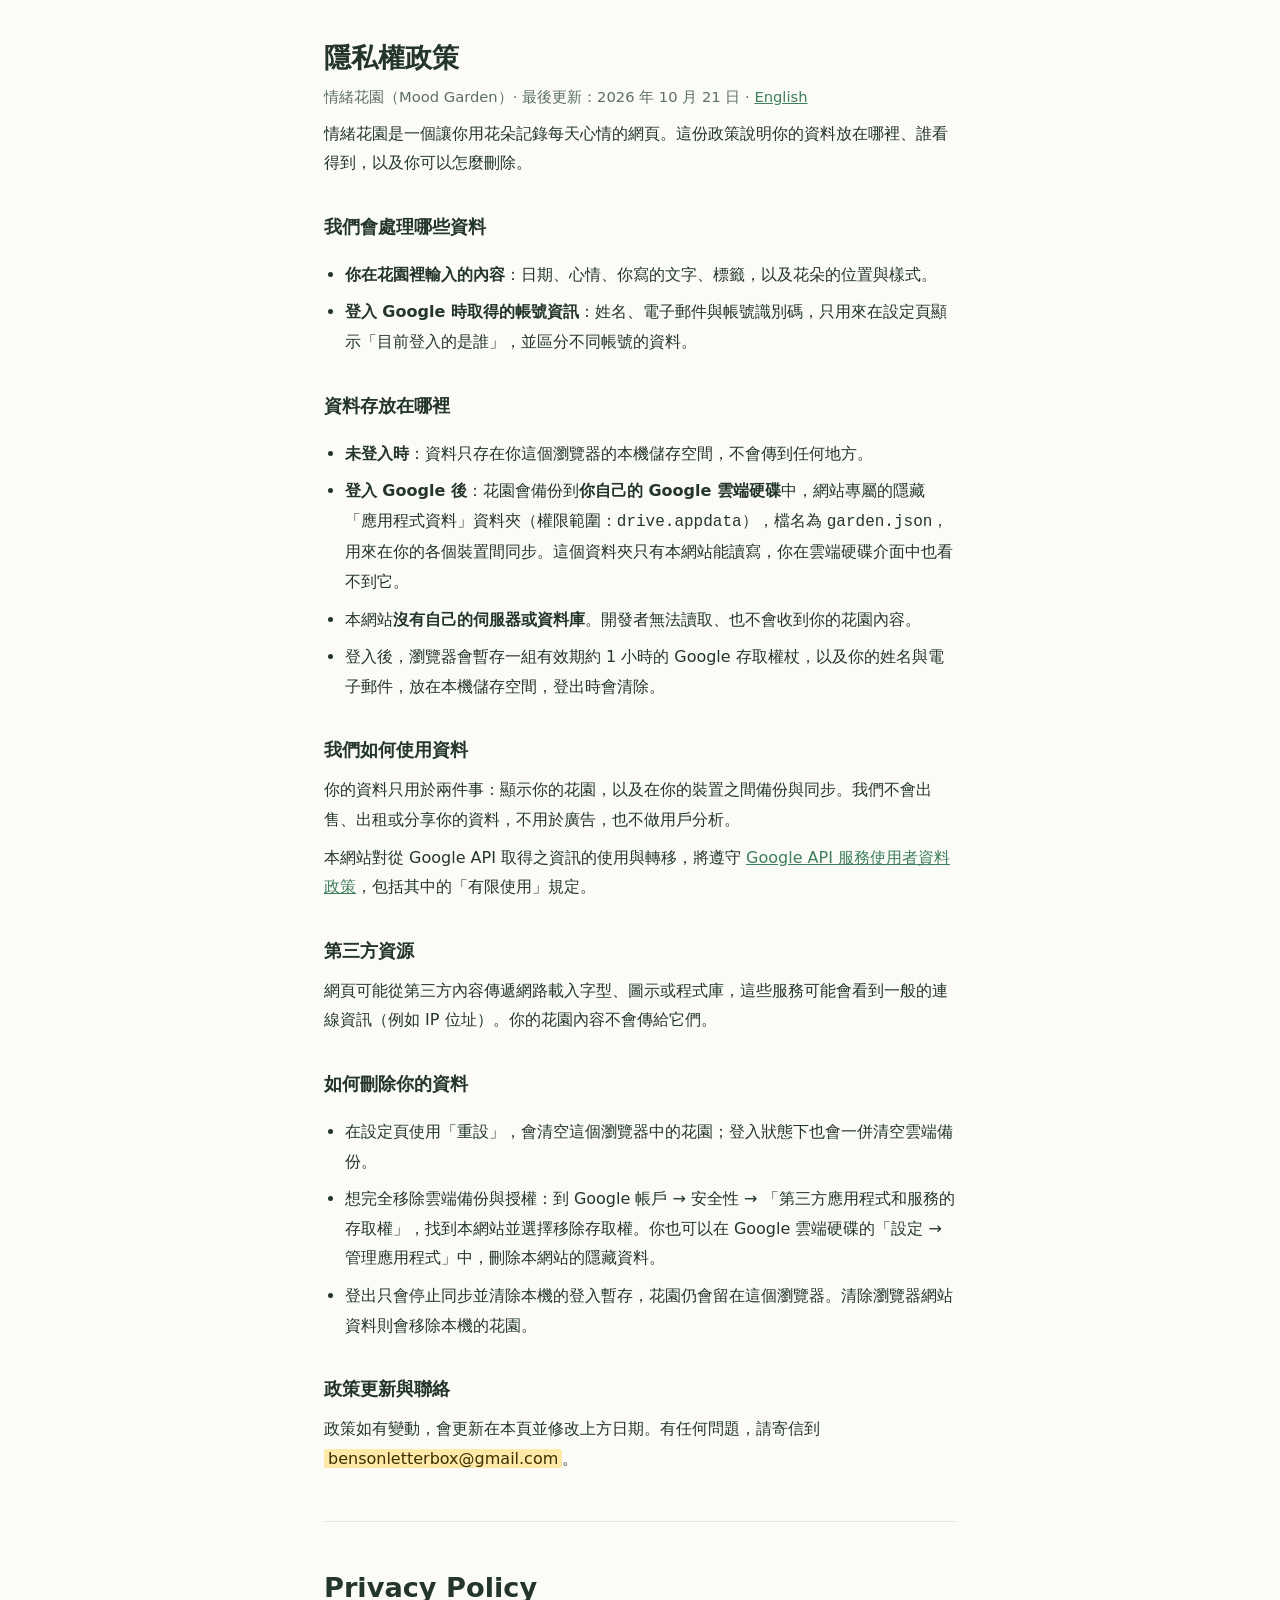
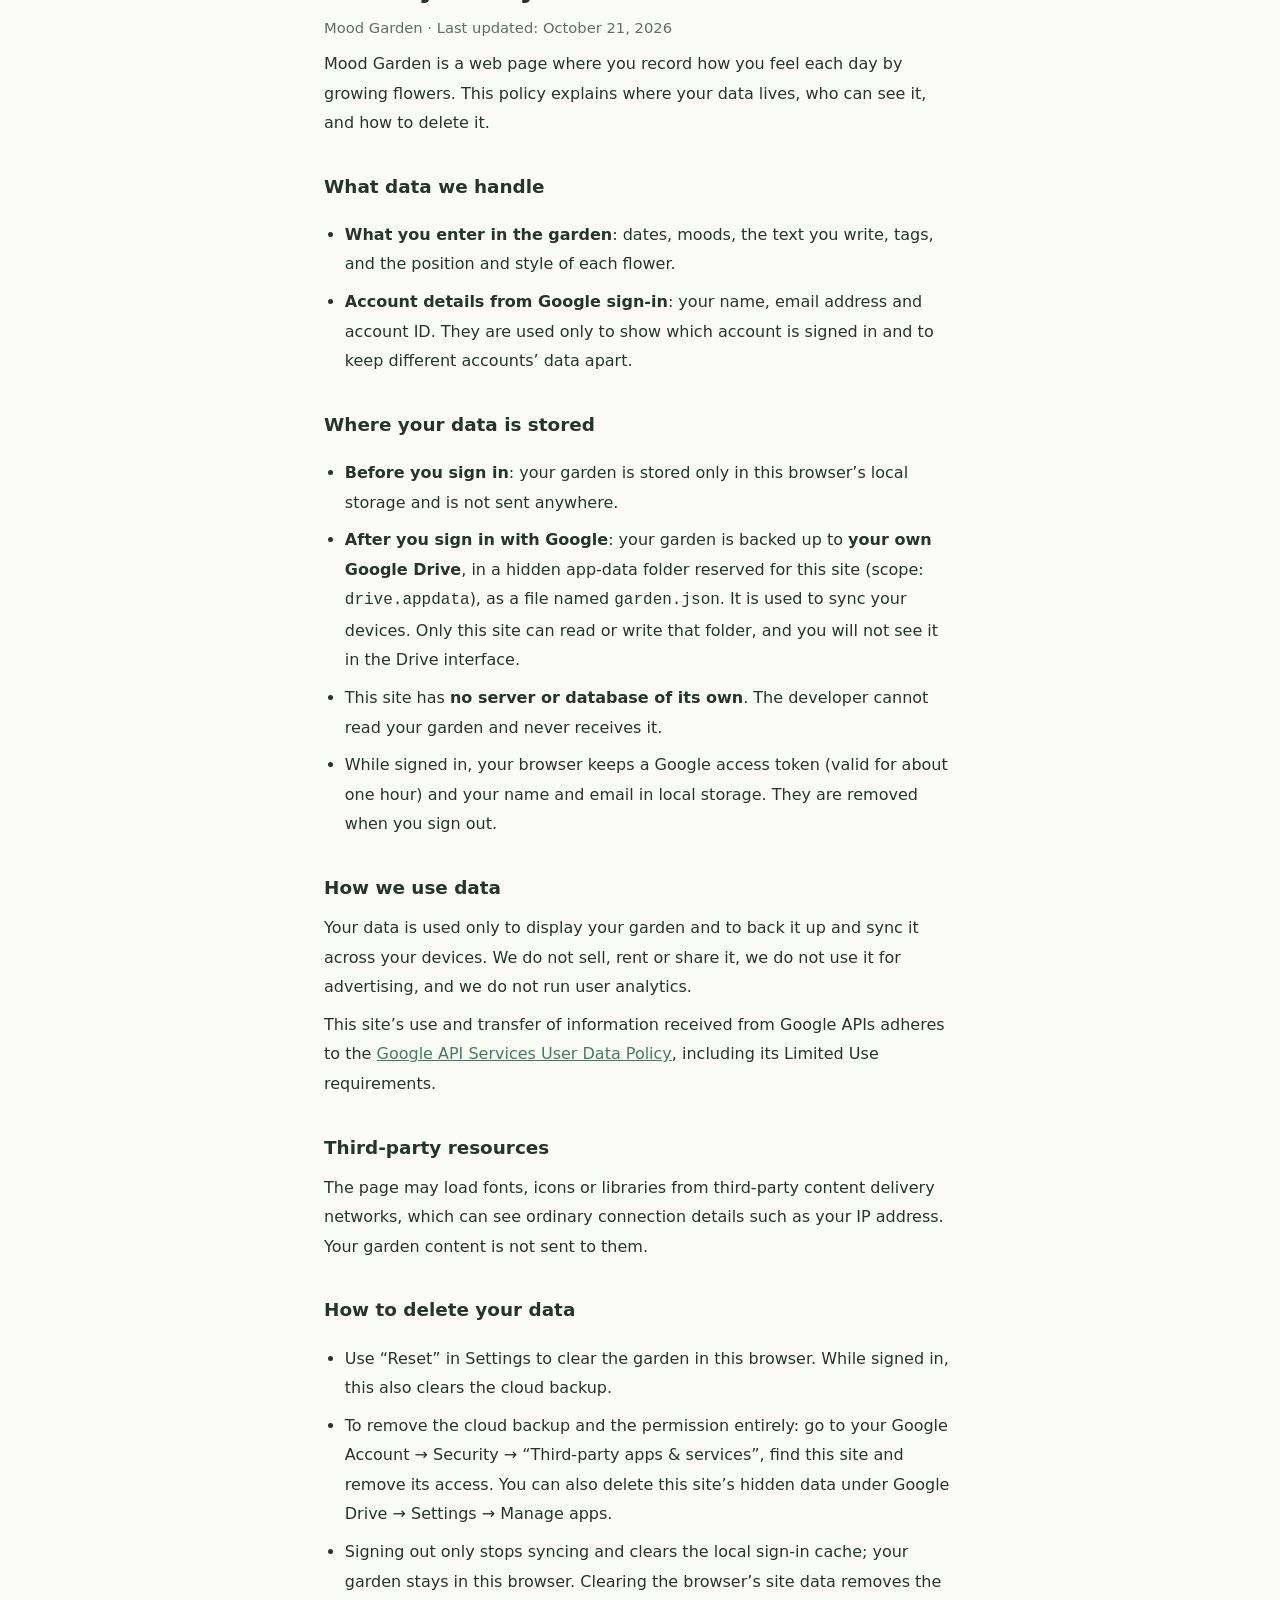
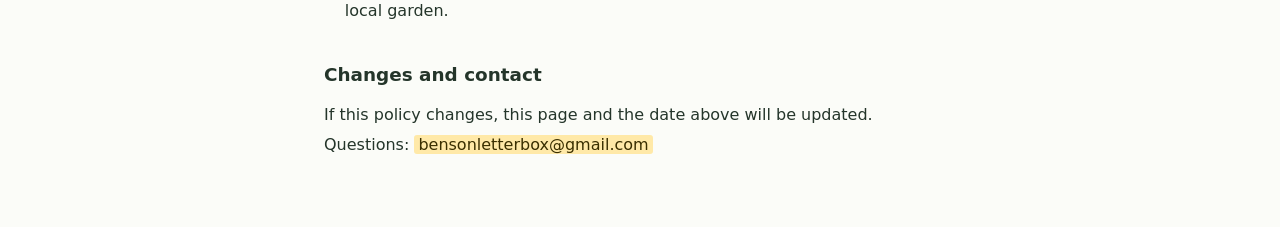
<file: privacy.html>
<!DOCTYPE html>
<html lang="zh-Hant">

<head>
  <meta charset="utf-8">
  <meta name="viewport" content="width=device-width, initial-scale=1">
  <title>隱私權政策 · 情緒花園 Mood Garden</title>
  <style>
    :root {
      --bg: #fbfcf8;
      --tx: #24352a;
      --mu: #5d6f62;
      --ac: #3f7f5b;
      --ln: #dfe7da;
      color-scheme: light dark
    }

    @media (prefers-color-scheme:dark) {
      :root {
        --bg: #18211b;
        --tx: #e6efe7;
        --mu: #a3b5a7;
        --ac: #8fd0a9;
        --ln: #2d3b31
      }
    }

    * {
      box-sizing: border-box
    }

    body {
      margin: 0;
      background: var(--bg);
      color: var(--tx);
      font: 16px/1.85 system-ui, -apple-system, "Noto Sans TC", "PingFang TC", "Microsoft JhengHei", sans-serif
    }

    main {
      max-width: 42rem;
      margin: 0 auto;
      padding: 2.5rem 1.25rem 4rem
    }

    h1 {
      font-size: 1.7rem;
      line-height: 1.3;
      margin: 0 0 .4rem
    }

    h2 {
      font-size: 1.15rem;
      margin: 2rem 0 .4rem
    }

    p,
    li {
      margin: .5rem 0
    }

    ul {
      padding-left: 1.3rem
    }

    .mu {
      color: var(--mu);
      font-size: .92rem
    }

    a {
      color: var(--ac)
    }

    hr {
      border: 0;
      border-top: 1px solid var(--ln);
      margin: 3rem 0
    }

    mark {
      background: #ffe9a8;
      color: #3a2f00;
      padding: 0 .25em;
      border-radius: 3px
    }

  </style>
</head>

<body>
  <main>

    <h1>隱私權政策</h1>
    <p class="mu">情緒花園（Mood Garden）· 最後更新：2026 年 10 月 21 日 · <a href="#en">English</a></p>

    <p>情緒花園是一個讓你用花朵記錄每天心情的網頁。這份政策說明你的資料放在哪裡、誰看得到，以及你可以怎麼刪除。</p>

    <h2>我們會處理哪些資料</h2>
    <ul>
      <li><b>你在花園裡輸入的內容</b>：日期、心情、你寫的文字、標籤，以及花朵的位置與樣式。</li>
      <li><b>登入 Google 時取得的帳號資訊</b>：姓名、電子郵件與帳號識別碼，只用來在設定頁顯示「目前登入的是誰」，並區分不同帳號的資料。</li>
    </ul>

    <h2>資料存放在哪裡</h2>
    <ul>
      <li><b>未登入時</b>：資料只存在你這個瀏覽器的本機儲存空間，不會傳到任何地方。</li>
      <li><b>登入 Google 後</b>：花園會備份到<b>你自己的 Google 雲端硬碟</b>中，網站專屬的隱藏「應用程式資料」資料夾（權限範圍：<code>drive.appdata</code>），檔名為 <code>garden.json</code>，用來在你的各個裝置間同步。這個資料夾只有本網站能讀寫，你在雲端硬碟介面中也看不到它。</li>
      <li>本網站<b>沒有自己的伺服器或資料庫</b>。開發者無法讀取、也不會收到你的花園內容。</li>
      <li>登入後，瀏覽器會暫存一組有效期約 1 小時的 Google 存取權杖，以及你的姓名與電子郵件，放在本機儲存空間，登出時會清除。</li>
    </ul>

    <h2>我們如何使用資料</h2>
    <p>你的資料只用於兩件事：顯示你的花園，以及在你的裝置之間備份與同步。我們不會出售、出租或分享你的資料，不用於廣告，也不做用戶分析。</p>
    <p>本網站對從 Google API 取得之資訊的使用與轉移，將遵守 <a href="https://developers.google.com/terms/api-services-user-data-policy">Google API 服務使用者資料政策</a>，包括其中的「有限使用」規定。</p>

    <h2>第三方資源</h2>
    <p>網頁可能從第三方內容傳遞網路載入字型、圖示或程式庫，這些服務可能會看到一般的連線資訊（例如 IP 位址）。你的花園內容不會傳給它們。</p>

    <h2>如何刪除你的資料</h2>
    <ul>
      <li>在設定頁使用「重設」，會清空這個瀏覽器中的花園；登入狀態下也會一併清空雲端備份。</li>
      <li>想完全移除雲端備份與授權：到 Google 帳戶 → 安全性 → 「第三方應用程式和服務的存取權」，找到本網站並選擇移除存取權。你也可以在 Google 雲端硬碟的「設定 → 管理應用程式」中，刪除本網站的隱藏資料。</li>
      <li>登出只會停止同步並清除本機的登入暫存，花園仍會留在這個瀏覽器。清除瀏覽器網站資料則會移除本機的花園。</li>
    </ul>

    <h2>政策更新與聯絡</h2>
    <p>政策如有變動，會更新在本頁並修改上方日期。有任何問題，請寄信到 <mark>bensonletterbox@gmail.com</mark>。</p>

    <hr>

    <div id="en" lang="en">
      <h1>Privacy Policy</h1>
      <p class="mu">Mood Garden · Last updated: October 21, 2026</p>

      <p>Mood Garden is a web page where you record how you feel each day by growing flowers. This policy explains where your data lives, who can see it, and how to delete it.</p>

      <h2>What data we handle</h2>
      <ul>
        <li><b>What you enter in the garden</b>: dates, moods, the text you write, tags, and the position and style of each flower.</li>
        <li><b>Account details from Google sign-in</b>: your name, email address and account ID. They are used only to show which account is signed in and to keep different accounts’ data apart.</li>
      </ul>

      <h2>Where your data is stored</h2>
      <ul>
        <li><b>Before you sign in</b>: your garden is stored only in this browser’s local storage and is not sent anywhere.</li>
        <li><b>After you sign in with Google</b>: your garden is backed up to <b>your own Google Drive</b>, in a hidden app-data folder reserved for this site (scope: <code>drive.appdata</code>), as a file named <code>garden.json</code>. It is used to sync your devices. Only this site can read or write that folder, and you will not see it in the Drive interface.</li>
        <li>This site has <b>no server or database of its own</b>. The developer cannot read your garden and never receives it.</li>
        <li>While signed in, your browser keeps a Google access token (valid for about one hour) and your name and email in local storage. They are removed when you sign out.</li>
      </ul>

      <h2>How we use data</h2>
      <p>Your data is used only to display your garden and to back it up and sync it across your devices. We do not sell, rent or share it, we do not use it for advertising, and we do not run user analytics.</p>
      <p>This site’s use and transfer of information received from Google APIs adheres to the <a href="https://developers.google.com/terms/api-services-user-data-policy">Google API Services User Data Policy</a>, including its Limited Use requirements.</p>

      <h2>Third-party resources</h2>
      <p>The page may load fonts, icons or libraries from third-party content delivery networks, which can see ordinary connection details such as your IP address. Your garden content is not sent to them.</p>

      <h2>How to delete your data</h2>
      <ul>
        <li>Use “Reset” in Settings to clear the garden in this browser. While signed in, this also clears the cloud backup.</li>
        <li>To remove the cloud backup and the permission entirely: go to your Google Account → Security → “Third-party apps &amp; services”, find this site and remove its access. You can also delete this site’s hidden data under Google Drive → Settings → Manage apps.</li>
        <li>Signing out only stops syncing and clears the local sign-in cache; your garden stays in this browser. Clearing the browser’s site data removes the local garden.</li>
      </ul>

      <h2>Changes and contact</h2>
      <p>If this policy changes, this page and the date above will be updated. Questions: <mark>bensonletterbox@gmail.com</mark></p>
    </div>

  </main>
</body>

</html>
</file>
